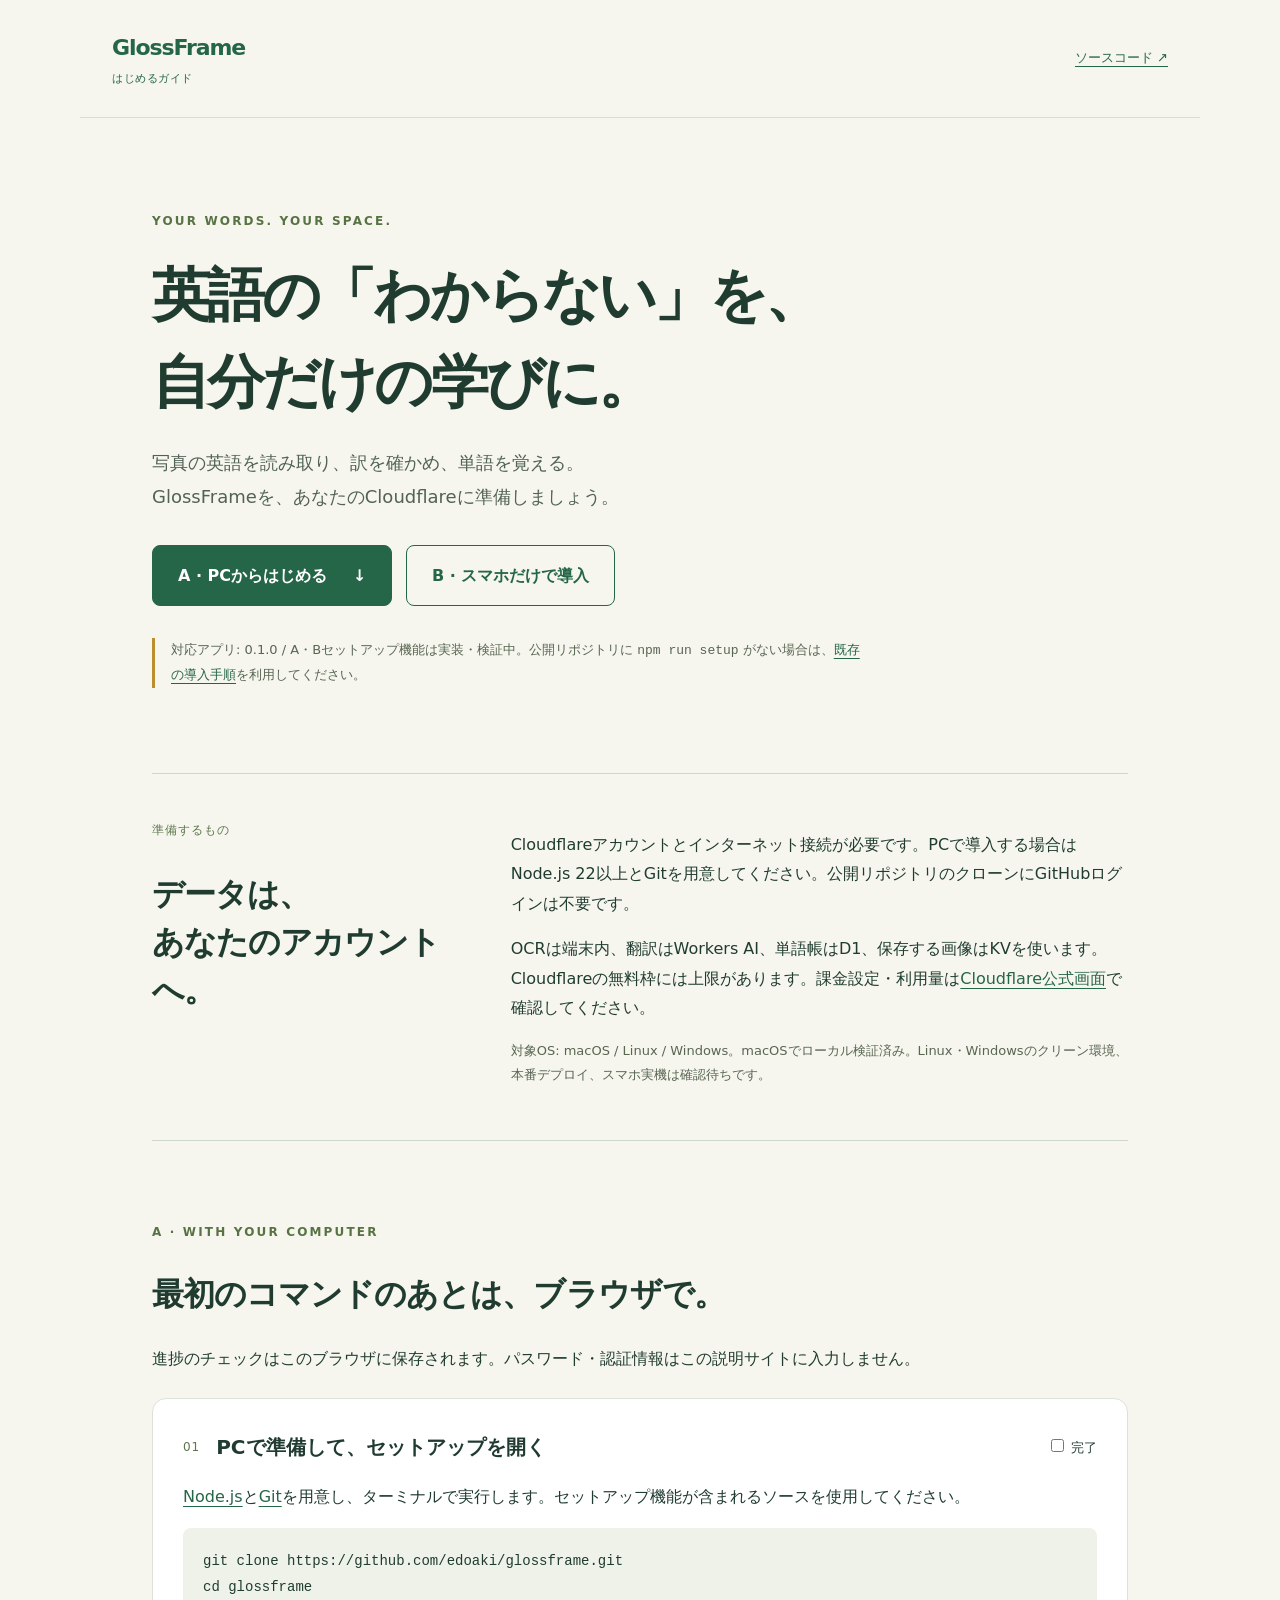
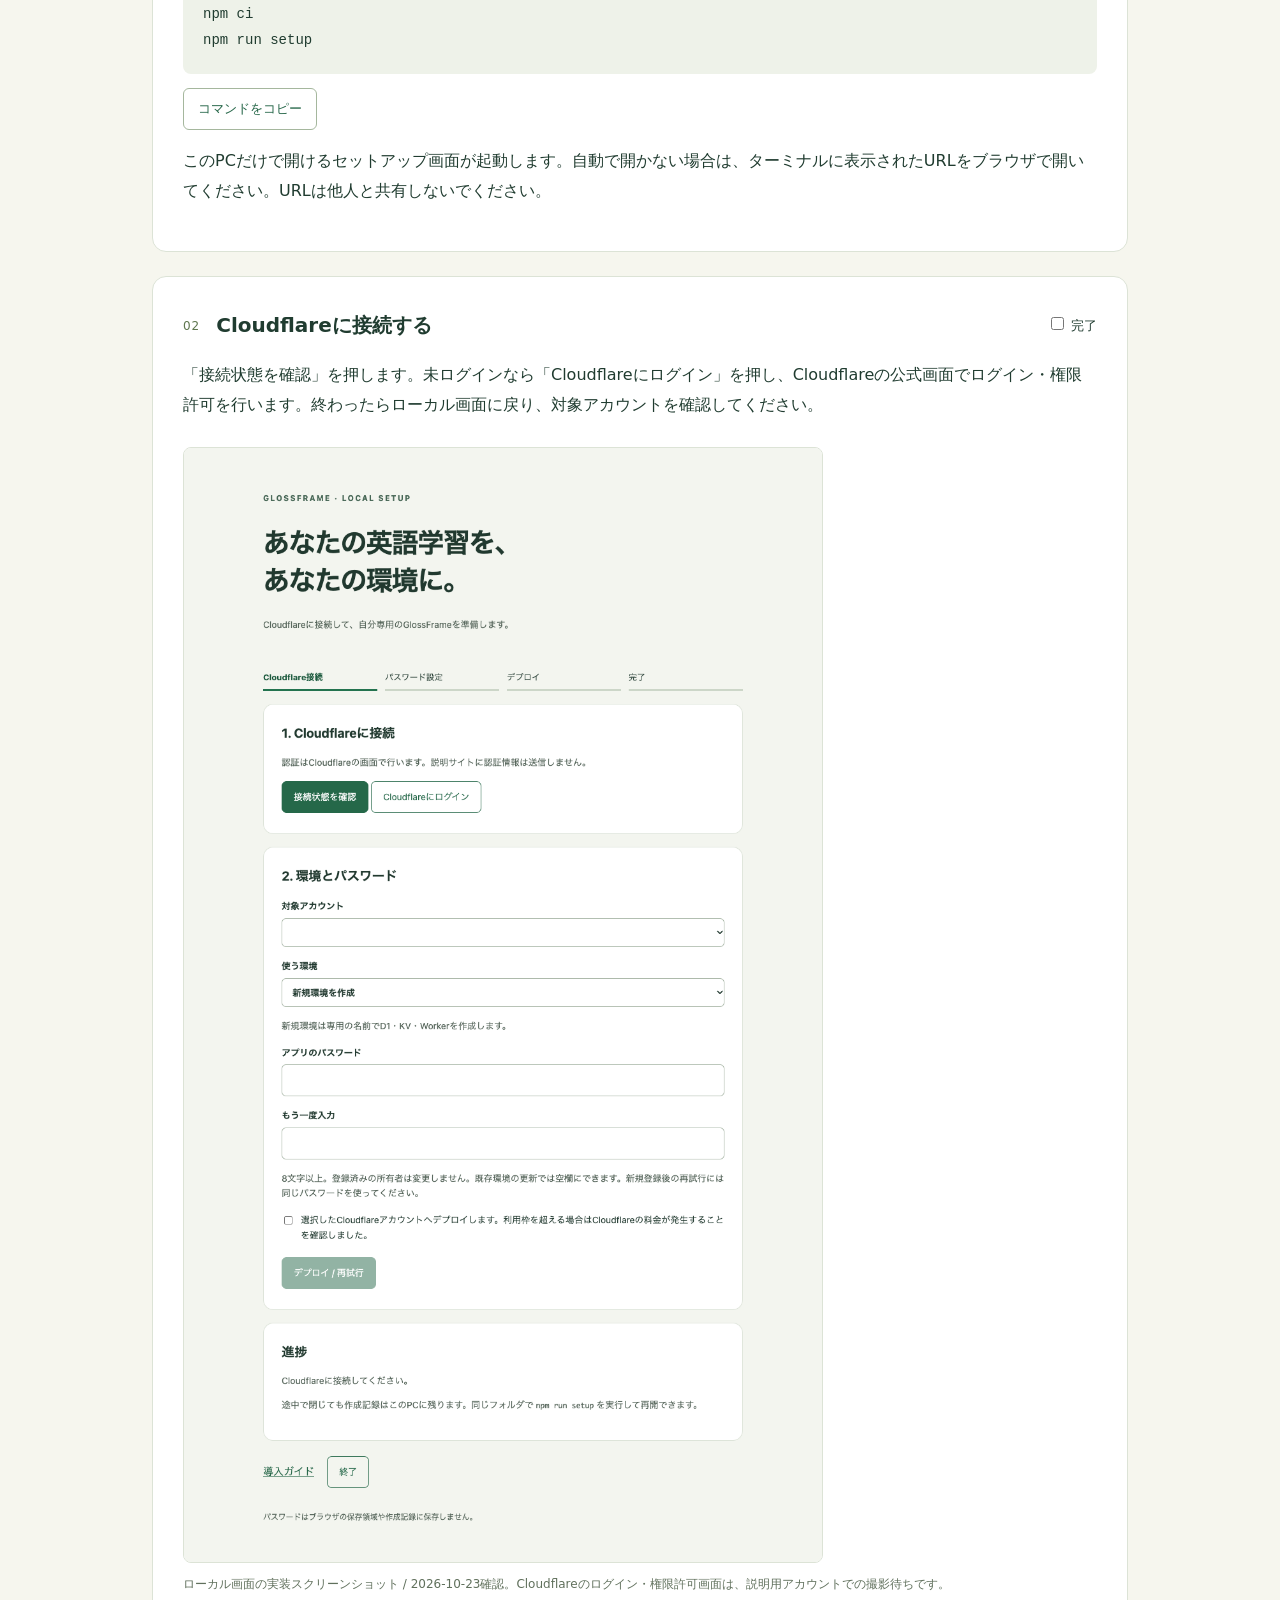
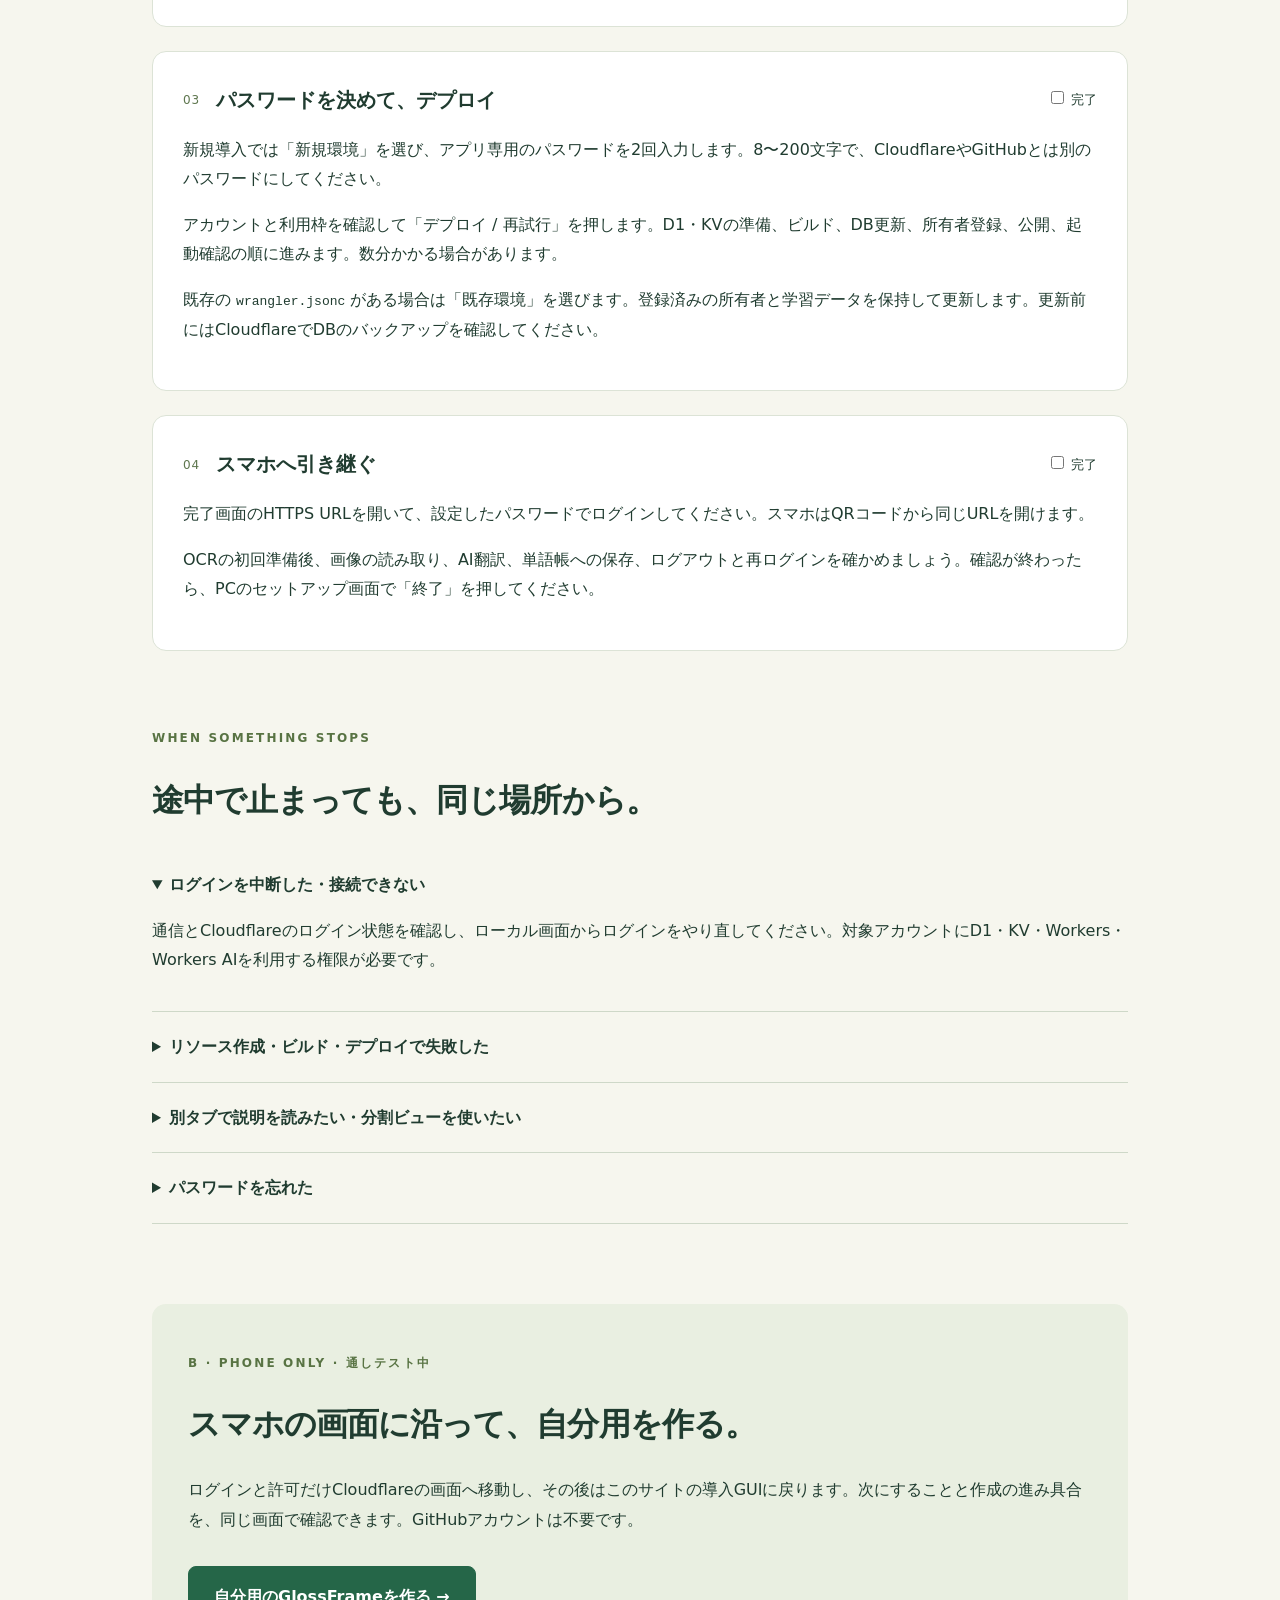
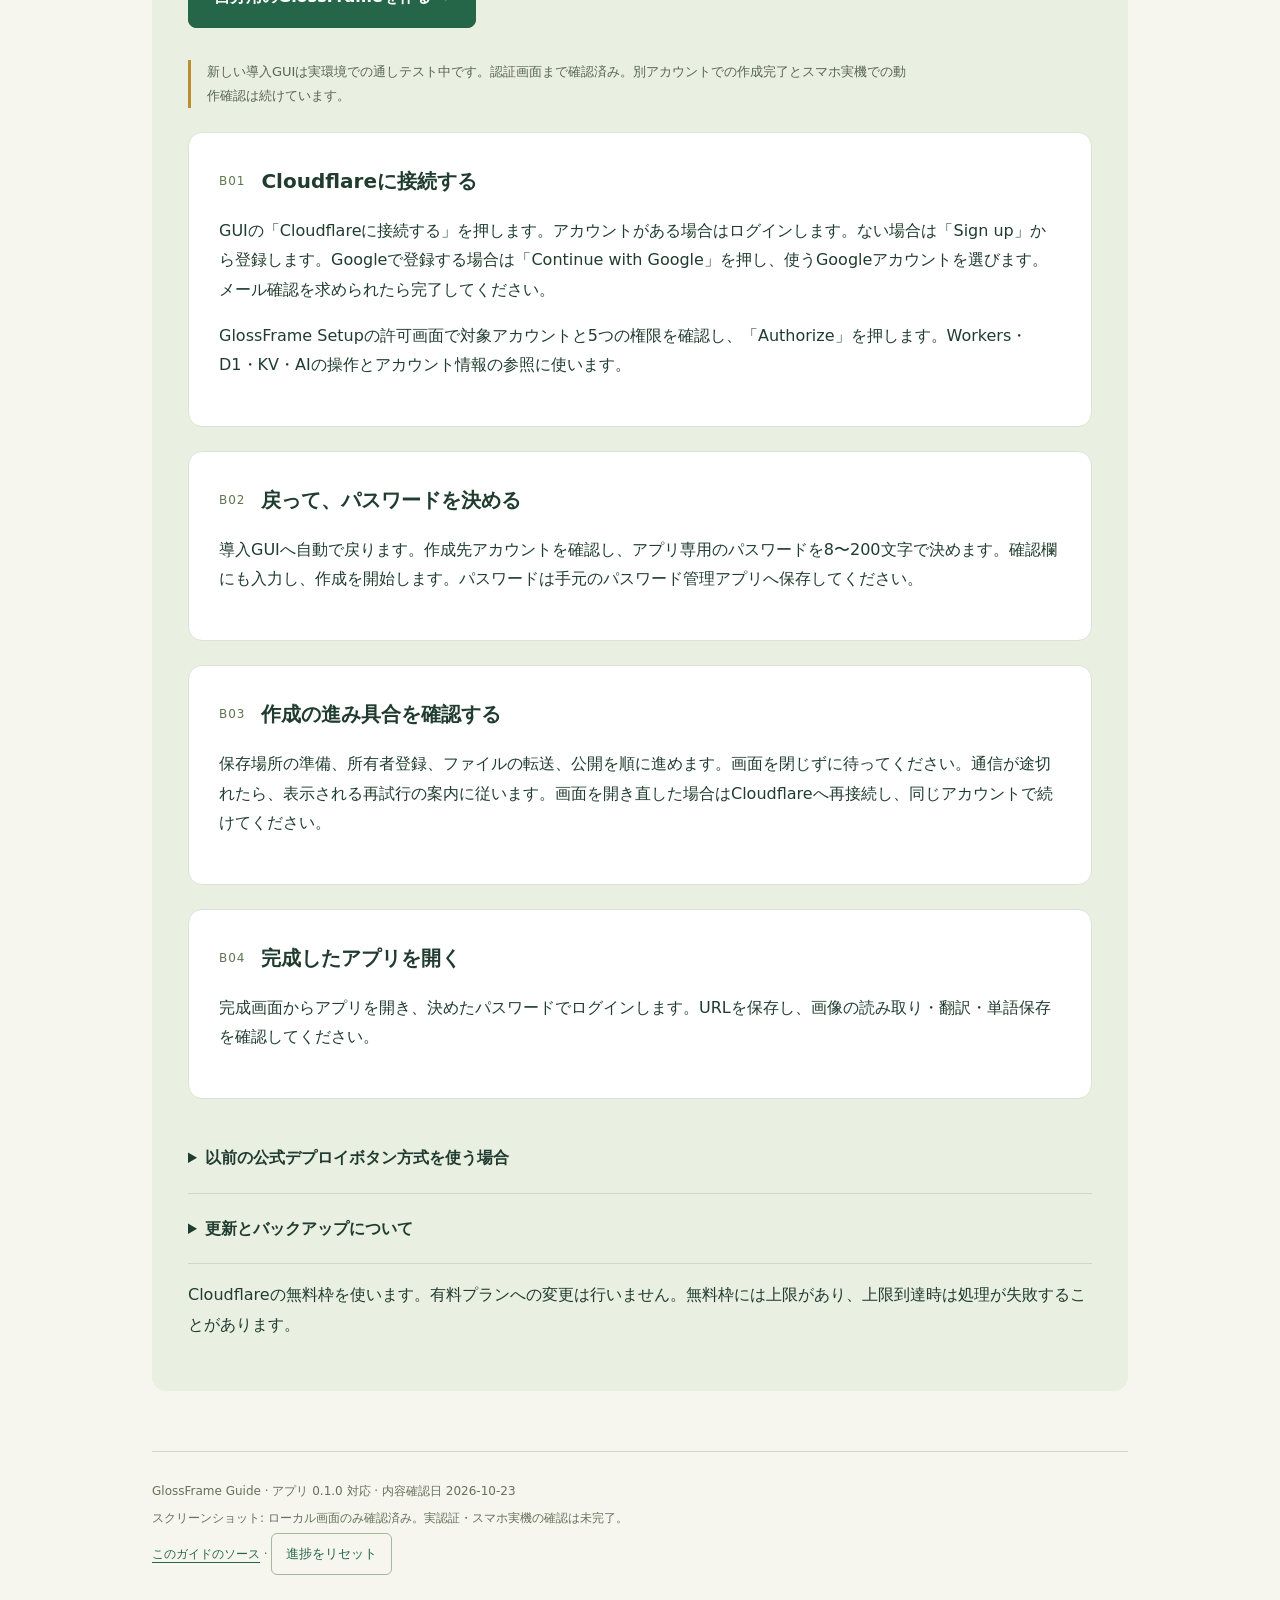
<file: index.html>
<!doctype html>
<html lang="ja"><head><meta charset="utf-8"><meta name="viewport" content="width=device-width,initial-scale=1"><meta name="description" content="GlossFrameを自分のCloudflare環境へ導入するためのガイド。PCからのセットアップ、再試行、スマホへの引き継ぎ。"><title>GlossFrame — はじめるガイド</title><link rel="stylesheet" href="style.css"><script defer src="guide.js"></script></head>
<body><header class="top"><a href="#" class="brand">GlossFrame<span>はじめるガイド</span></a><a href="https://github.com/edoaki/glossframe" target="_blank" rel="noreferrer">ソースコード ↗</a></header><main>
<div class="hero"><p class="eyebrow">YOUR WORDS. YOUR SPACE.</p><h1>英語の「わからない」を、<br>自分だけの学びに。</h1><p class="lead">写真の英語を読み取り、訳を確かめ、単語を覚える。<br>GlossFrameを、あなたのCloudflareに準備しましょう。</p><div class="paths"><a class="primary" href="#pc">A · PCからはじめる <span>↓</span></a><a class="secondary" href="#mobile">B · スマホだけで導入</a></div><p class="release">対応アプリ: 0.1.0 / A・Bセットアップ機能は実装・検証中。公開リポジトリに <code>npm run setup</code> がない場合は、<a href="https://github.com/edoaki/glossframe/blob/main/docs/DEPLOYMENT.md">既存の導入手順</a>を利用してください。</p></div>
<section class="intro"><div><span class="number">準備するもの</span><h2>データは、<br>あなたのアカウントへ。</h2></div><div><p>Cloudflareアカウントとインターネット接続が必要です。PCで導入する場合はNode.js 22以上とGitを用意してください。公開リポジトリのクローンにGitHubログインは不要です。</p><p>OCRは端末内、翻訳はWorkers AI、単語帳はD1、保存する画像はKVを使います。Cloudflareの無料枠には上限があります。課金設定・利用量は<a href="https://dash.cloudflare.com/" target="_blank" rel="noreferrer">Cloudflare公式画面</a>で確認してください。</p><p class="small">対象OS: macOS / Linux / Windows。macOSでローカル検証済み。Linux・Windowsのクリーン環境、本番デプロイ、スマホ実機は確認待ちです。</p></div></section>
<section id="pc"><p class="eyebrow">A · WITH YOUR COMPUTER</p><h2>最初のコマンドのあとは、ブラウザで。</h2><p>進捗のチェックはこのブラウザに保存されます。パスワード・認証情報はこの説明サイトに入力しません。</p>
<article class="step"><div class="step-title"><span class="number">01</span><h3>PCで準備して、セットアップを開く</h3><label><input type="checkbox" data-progress="prepare"> 完了</label></div><p><a href="https://nodejs.org/" target="_blank" rel="noreferrer">Node.js</a>と<a href="https://git-scm.com/" target="_blank" rel="noreferrer">Git</a>を用意し、ターミナルで実行します。セットアップ機能が含まれるソースを使用してください。</p><pre><code>git clone https://github.com/edoaki/glossframe.git
cd glossframe
npm ci
npm run setup</code></pre><button data-copy>コマンドをコピー</button><p>このPCだけで開けるセットアップ画面が起動します。自動で開かない場合は、ターミナルに表示されたURLをブラウザで開いてください。URLは他人と共有しないでください。</p></article>
<article class="step"><div class="step-title"><span class="number">02</span><h3>Cloudflareに接続する</h3><label><input type="checkbox" data-progress="connect"> 完了</label></div><p>「接続状態を確認」を押します。未ログインなら「Cloudflareにログイン」を押し、Cloudflareの公式画面でログイン・権限許可を行います。終わったらローカル画面に戻り、対象アカウントを確認してください。</p><figure><img src="assets/local-setup.png" alt="ローカルセットアップ画面。接続ボタン、対象アカウント、パスワードの入力欄。" loading="lazy"><figcaption>ローカル画面の実装スクリーンショット / 2026-10-23確認。Cloudflareのログイン・権限許可画面は、説明用アカウントでの撮影待ちです。</figcaption></figure></article>
<article class="step"><div class="step-title"><span class="number">03</span><h3>パスワードを決めて、デプロイ</h3><label><input type="checkbox" data-progress="deploy"> 完了</label></div><p>新規導入では「新規環境」を選び、アプリ専用のパスワードを2回入力します。8〜200文字で、CloudflareやGitHubとは別のパスワードにしてください。</p><p>アカウントと利用枠を確認して「デプロイ / 再試行」を押します。D1・KVの準備、ビルド、DB更新、所有者登録、公開、起動確認の順に進みます。数分かかる場合があります。</p><p>既存の <code>wrangler.jsonc</code> がある場合は「既存環境」を選びます。登録済みの所有者と学習データを保持して更新します。更新前にはCloudflareでDBのバックアップを確認してください。</p></article>
<article class="step"><div class="step-title"><span class="number">04</span><h3>スマホへ引き継ぐ</h3><label><input type="checkbox" data-progress="open"> 完了</label></div><p>完了画面のHTTPS URLを開いて、設定したパスワードでログインしてください。スマホはQRコードから同じURLを開けます。</p><p>OCRの初回準備後、画像の読み取り、AI翻訳、単語帳への保存、ログアウトと再ログインを確かめましょう。確認が終わったら、PCのセットアップ画面で「終了」を押してください。</p></article>
</section>
<section class="help" id="retry"><p class="eyebrow">WHEN SOMETHING STOPS</p><h2>途中で止まっても、同じ場所から。</h2><details open><summary>ログインを中断した・接続できない</summary><p>通信とCloudflareのログイン状態を確認し、ローカル画面からログインをやり直してください。対象アカウントにD1・KV・Workers・Workers AIを利用する権限が必要です。</p></details><details><summary>リソース作成・ビルド・デプロイで失敗した</summary><p>失敗した段階を画面で確認し、接続・利用上限・権限を確認して「デプロイ / 再試行」を押します。作成済みリソースはPCの記録から再利用します。画面を閉じた場合は、同じフォルダで <code>npm run setup</code> を実行してください。</p><p><code>.local-work/setup/state.json</code> と <code>wrangler.jsonc</code> は削除しないでください。パスワードは保存しないので、再試行時に同じパスワードを入力します。登録済みなら再登録しません。</p></details><details><summary>別タブで説明を読みたい・分割ビューを使いたい</summary><p>PCのChromeではリンクを右クリックし「リンクを分割ビューで開く」を選べます。項目がない場合は別タブで開いてください。このサイトから分割ビューを自動起動することはありません。<a href="https://support.google.com/chrome/answer/16971124?hl=ja&amp;co=GENIE.Platform%3DDesktop" target="_blank" rel="noreferrer">Chrome公式の操作説明</a></p></details><details><summary>パスワードを忘れた</summary><p>Cloudflare管理権限のあるPCで、アプリのフォルダから <code>npm run password:reset</code> を実行します。学習データは保持し、既存セッションを失効させます。</p></details></section>
<section id="mobile" class="mobile"><p class="eyebrow">B · PHONE ONLY · 通しテスト中</p><h2>スマホの画面に沿って、自分用を作る。</h2><p>ログインと許可だけCloudflareの画面へ移動し、その後はこのサイトの導入GUIに戻ります。次にすることと作成の進み具合を、同じ画面で確認できます。GitHubアカウントは不要です。</p>
<div class="paths"><a class="primary" href="mobile.html">自分用のGlossFrameを作る →</a></div>
<p class="release">新しい導入GUIは実環境での通しテスト中です。認証画面まで確認済み。別アカウントでの作成完了とスマホ実機での動作確認は続けています。</p>
<article class="step"><div class="step-title"><span class="number">B01</span><h3>Cloudflareに接続する</h3></div><p>GUIの「Cloudflareに接続する」を押します。アカウントがある場合はログインします。ない場合は「Sign up」から登録します。Googleで登録する場合は「Continue with Google」を押し、使うGoogleアカウントを選びます。メール確認を求められたら完了してください。</p><p>GlossFrame Setupの許可画面で対象アカウントと5つの権限を確認し、「Authorize」を押します。Workers・D1・KV・AIの操作とアカウント情報の参照に使います。</p></article>
<article class="step"><div class="step-title"><span class="number">B02</span><h3>戻って、パスワードを決める</h3></div><p>導入GUIへ自動で戻ります。作成先アカウントを確認し、アプリ専用のパスワードを8〜200文字で決めます。確認欄にも入力し、作成を開始します。パスワードは手元のパスワード管理アプリへ保存してください。</p></article>
<article class="step"><div class="step-title"><span class="number">B03</span><h3>作成の進み具合を確認する</h3></div><p>保存場所の準備、所有者登録、ファイルの転送、公開を順に進めます。画面を閉じずに待ってください。通信が途切れたら、表示される再試行の案内に従います。画面を開き直した場合はCloudflareへ再接続し、同じアカウントで続けてください。</p></article>
<article class="step"><div class="step-title"><span class="number">B04</span><h3>完成したアプリを開く</h3></div><p>完成画面からアプリを開き、決めたパスワードでログインします。URLを保存し、画像の読み取り・翻訳・単語保存を確認してください。</p></article>
<details><summary>以前の公式デプロイボタン方式を使う場合</summary><p>GitHub連携が必要な方式の記録は、<a href="mobile-accounts.html">アカウントがある／ない場合の詳しい手順</a>に残しています。新しい導入GUIとは操作が異なります。</p></details>
<details><summary>更新とバックアップについて</summary><p>新しいGUIは初回作成向けです。この方式の更新GUIはまだ用意していません。学習データはアプリからバックアップJSONを保存し、画像は別途保管してください。</p></details>
<p>Cloudflareの無料枠を使います。有料プランへの変更は行いません。無料枠には上限があり、上限到達時は処理が失敗することがあります。</p></section>
<footer><p>GlossFrame Guide · アプリ 0.1.0 対応 · 内容確認日 2026-10-23</p><p>スクリーンショット: ローカル画面のみ確認済み。実認証・スマホ実機の確認は未完了。</p><a href="https://github.com/edoaki/glossframe-guide" target="_blank" rel="noreferrer">このガイドのソース</a> · <button id="reset">進捗をリセット</button></footer>
</main></body></html>
</file>
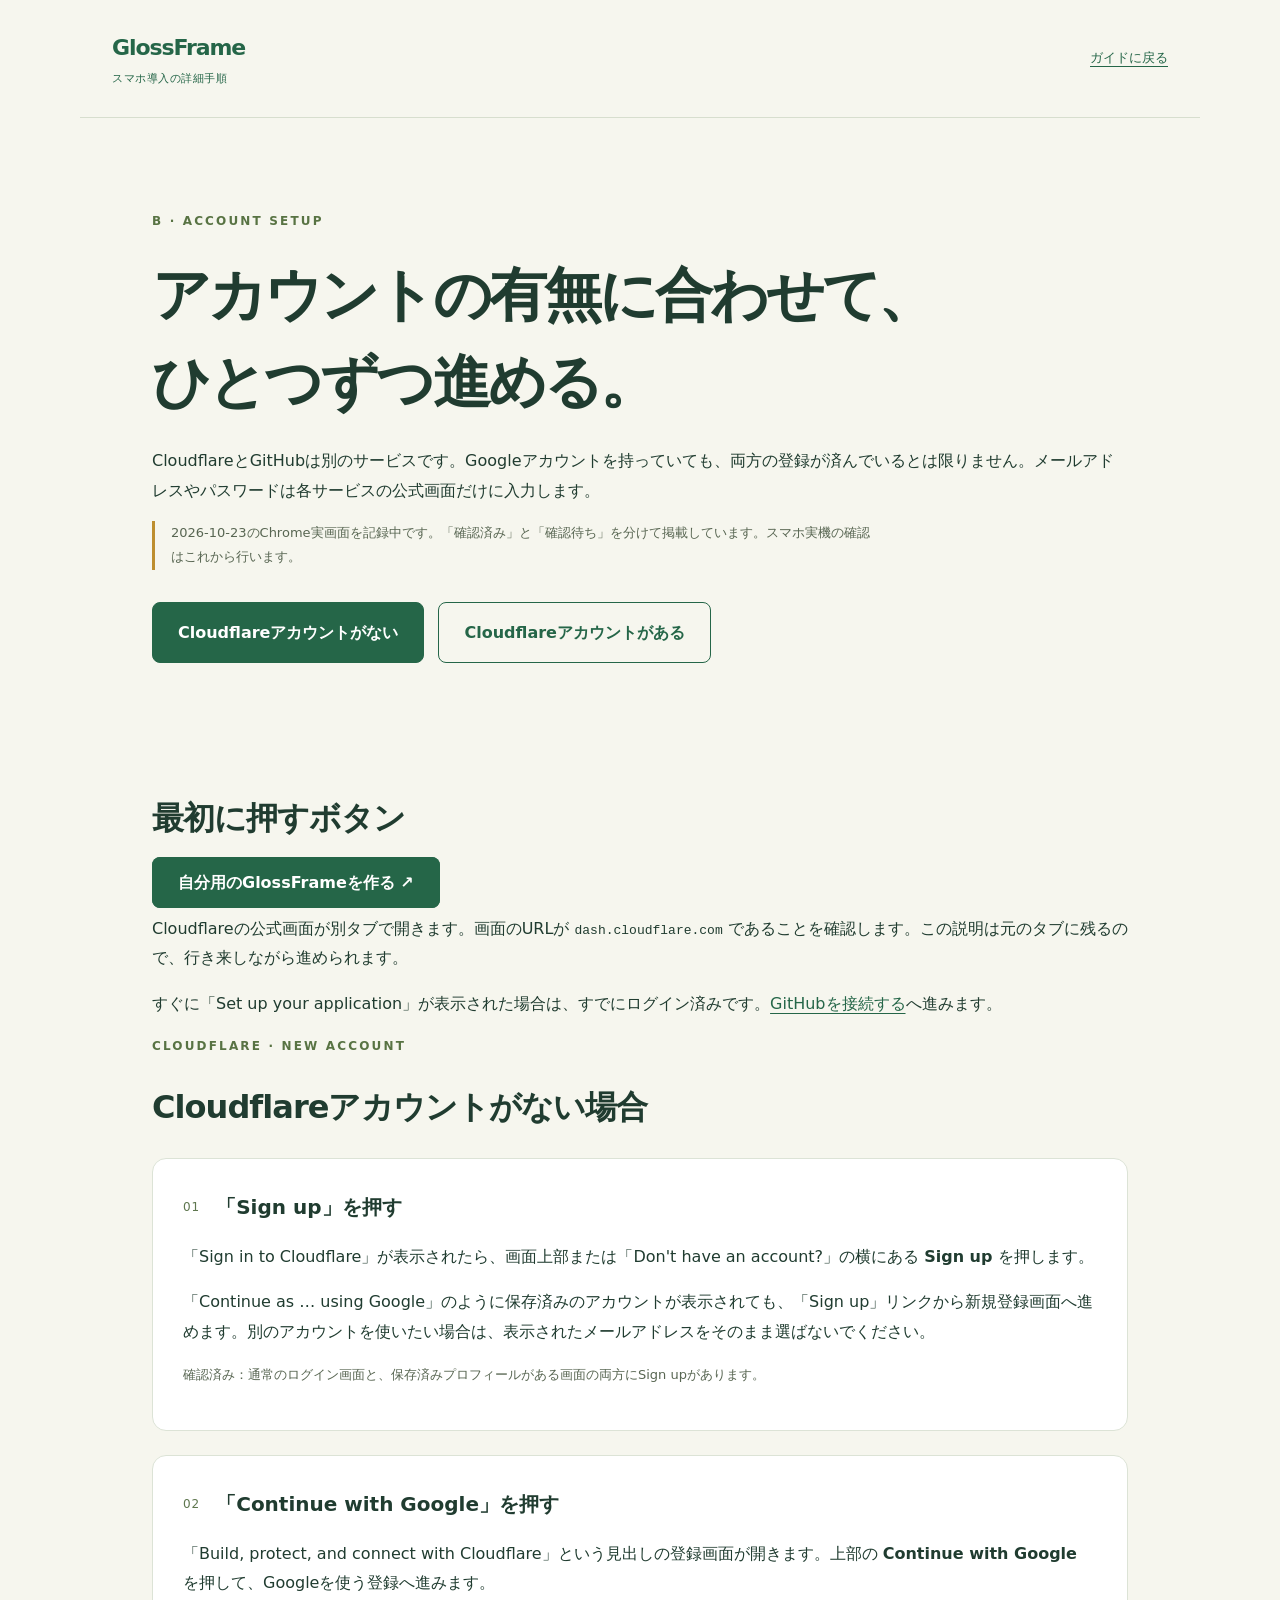
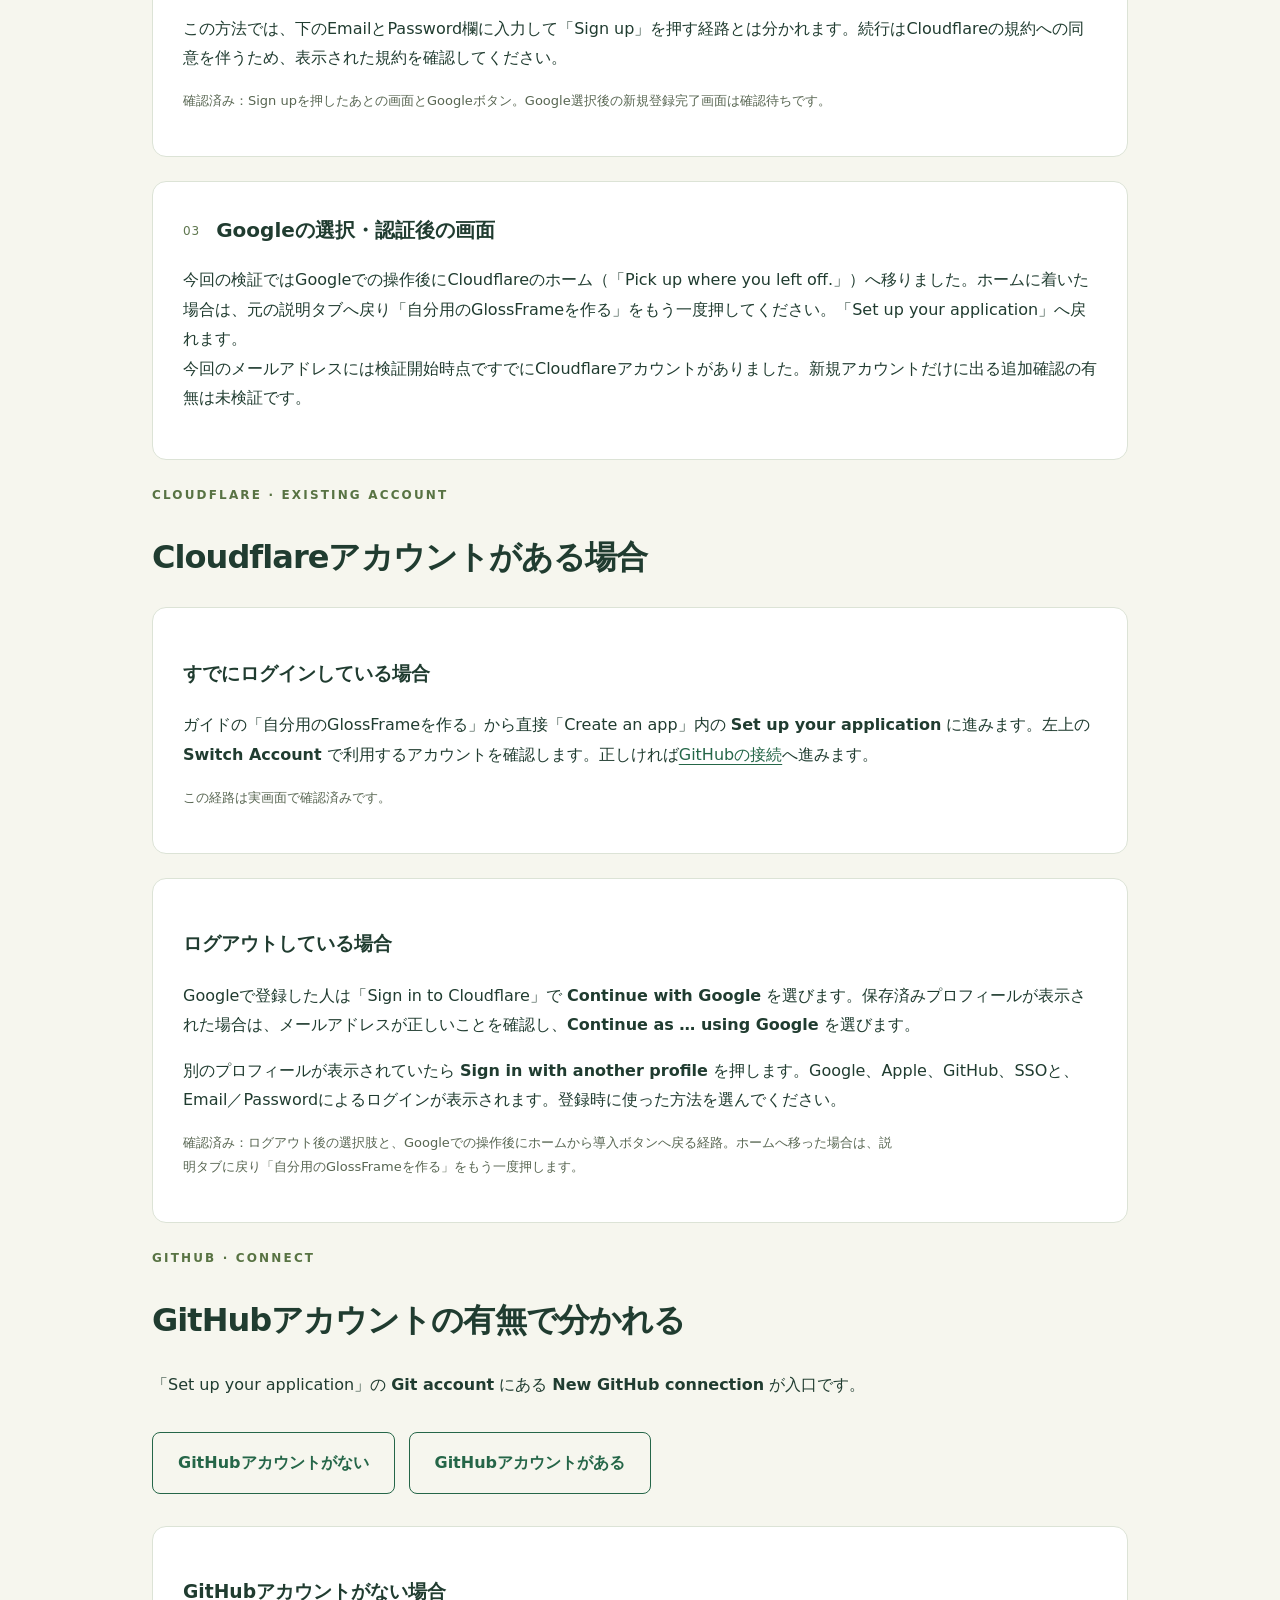
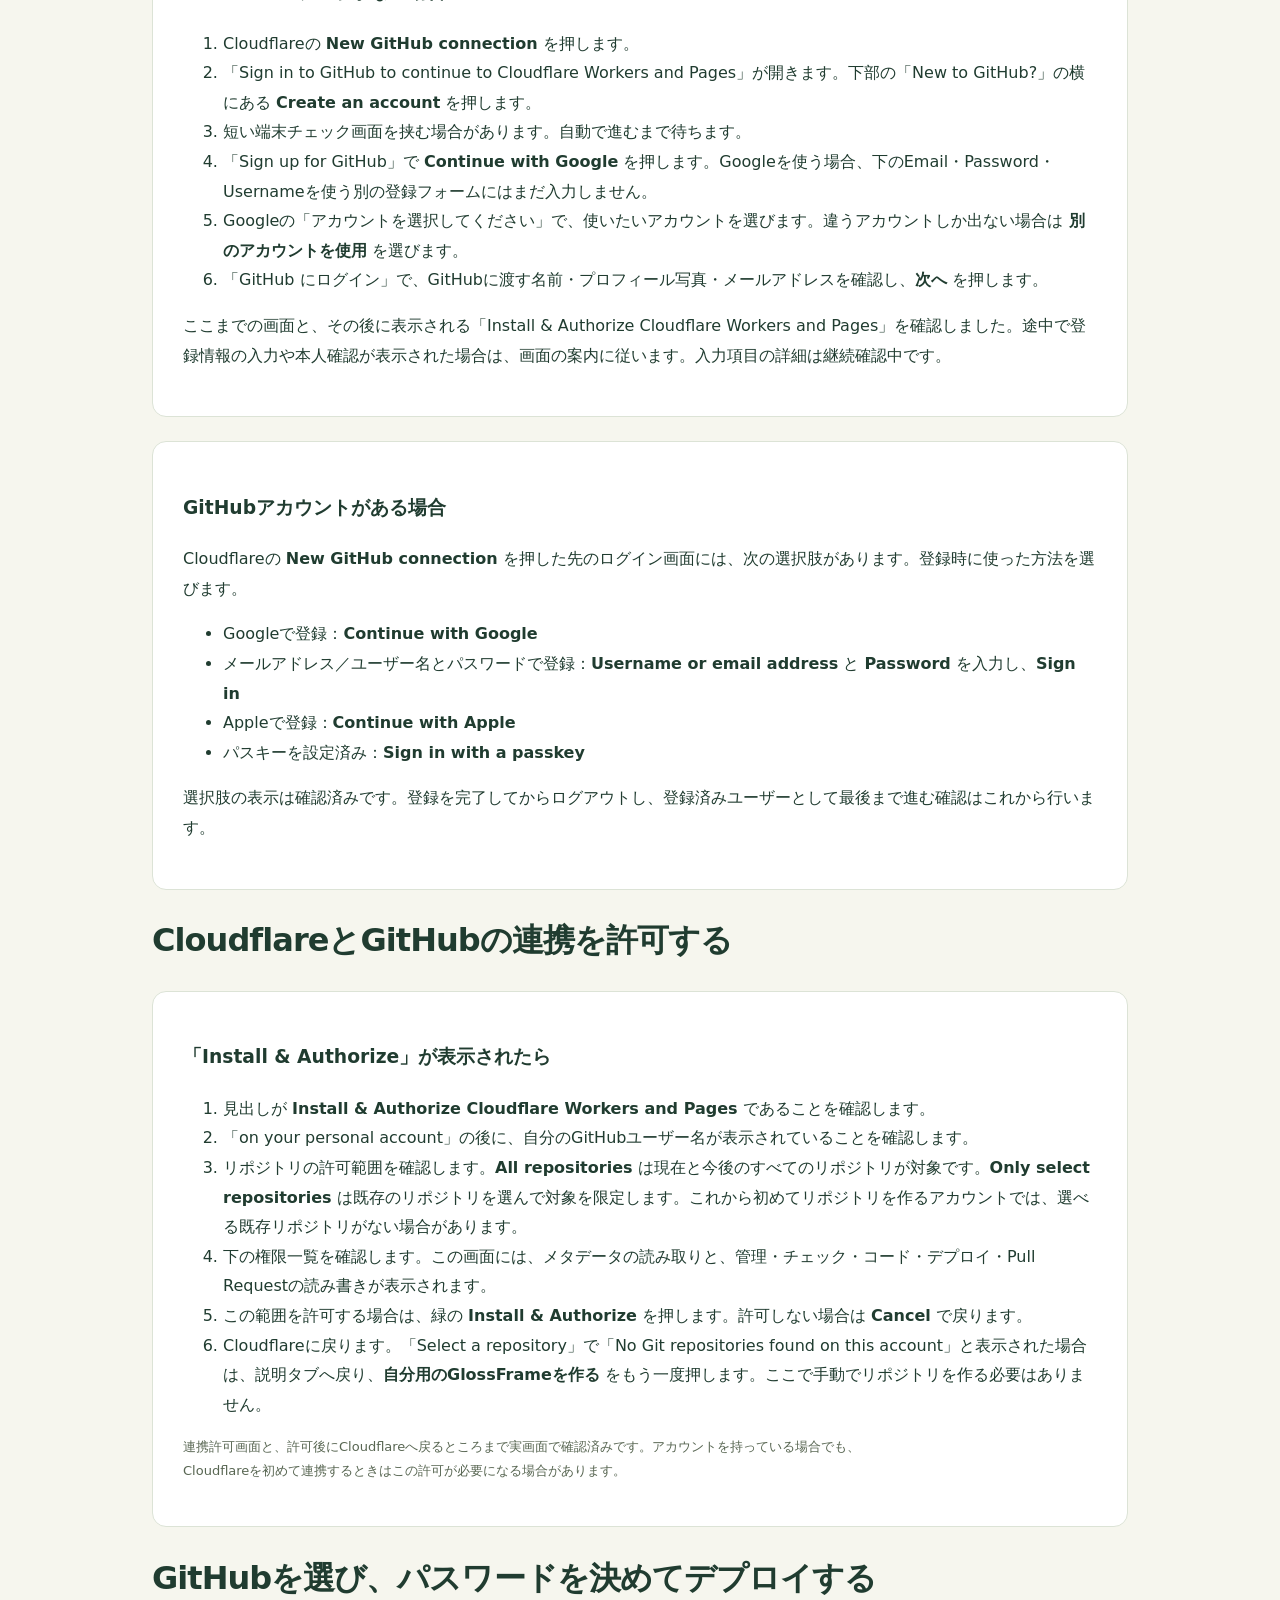
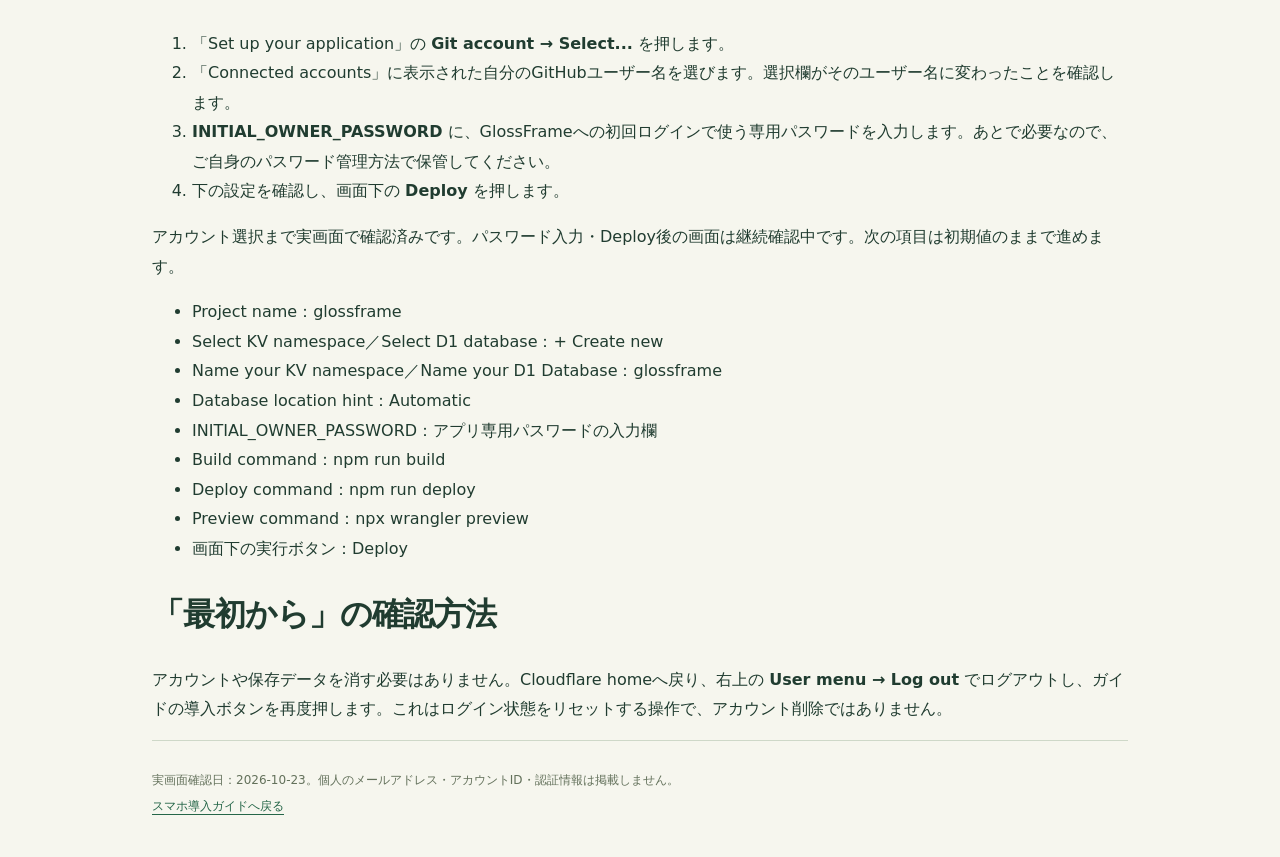
<file: mobile-accounts.html>
<!doctype html>
<html lang="ja"><head><meta charset="utf-8"><meta name="viewport" content="width=device-width,initial-scale=1"><title>アカウント別の導入手順 — GlossFrame</title><link rel="stylesheet" href="style.css"></head>
<body><header class="top"><a class="brand" href="index.html#mobile">GlossFrame<span>スマホ導入の詳細手順</span></a><a href="index.html#mobile">ガイドに戻る</a></header><main>
<div class="hero"><p class="eyebrow">B · ACCOUNT SETUP</p><h1>アカウントの有無に合わせて、<br>ひとつずつ進める。</h1><p>CloudflareとGitHubは別のサービスです。Googleアカウントを持っていても、両方の登録が済んでいるとは限りません。メールアドレスやパスワードは各サービスの公式画面だけに入力します。</p><p class="release">2026-10-23のChrome実画面を記録中です。「確認済み」と「確認待ち」を分けて掲載しています。スマホ実機の確認はこれから行います。</p><div class="paths"><a class="primary" href="#cloudflare-new">Cloudflareアカウントがない</a><a class="secondary" href="#cloudflare-existing">Cloudflareアカウントがある</a></div></div>
<section><h2>最初に押すボタン</h2><p><a class="primary" href="https://deploy.workers.cloudflare.com/?url=https://github.com/edoaki/glossframe/tree/mobile-setup-preview" target="_blank" rel="noreferrer">自分用のGlossFrameを作る ↗</a></p><p>Cloudflareの公式画面が別タブで開きます。画面のURLが <code>dash.cloudflare.com</code> であることを確認します。この説明は元のタブに残るので、行き来しながら進められます。</p><p>すぐに「Set up your application」が表示された場合は、すでにログイン済みです。<a href="#github">GitHubを接続する</a>へ進みます。</p></section>
<section id="cloudflare-new"><p class="eyebrow">CLOUDFLARE · NEW ACCOUNT</p><h2>Cloudflareアカウントがない場合</h2>
<article class="step"><div class="step-title"><span class="number">01</span><h3>「Sign up」を押す</h3></div><p>「Sign in to Cloudflare」が表示されたら、画面上部または「Don't have an account?」の横にある <strong>Sign up</strong> を押します。</p><p>「Continue as … using Google」のように保存済みのアカウントが表示されても、「Sign up」リンクから新規登録画面へ進めます。別のアカウントを使いたい場合は、表示されたメールアドレスをそのまま選ばないでください。</p><p class="small">確認済み：通常のログイン画面と、保存済みプロフィールがある画面の両方にSign upがあります。</p></article>
<article class="step"><div class="step-title"><span class="number">02</span><h3>「Continue with Google」を押す</h3></div><p>「Build, protect, and connect with Cloudflare」という見出しの登録画面が開きます。上部の <strong>Continue with Google</strong> を押して、Googleを使う登録へ進みます。</p><p>この方法では、下のEmailとPassword欄に入力して「Sign up」を押す経路とは分かれます。続行はCloudflareの規約への同意を伴うため、表示された規約を確認してください。</p><p class="small">確認済み：Sign upを押したあとの画面とGoogleボタン。Google選択後の新規登録完了画面は確認待ちです。</p></article>
<article class="step"><div class="step-title"><span class="number">03</span><h3>Googleの選択・認証後の画面</h3></div><p>今回の検証ではGoogleでの操作後にCloudflareのホーム（「Pick up where you left off.」）へ移りました。ホームに着いた場合は、元の説明タブへ戻り「自分用のGlossFrameを作る」をもう一度押してください。「Set up your application」へ戻れます。<br>今回のメールアドレスには検証開始時点ですでにCloudflareアカウントがありました。新規アカウントだけに出る追加確認の有無は未検証です。</p></article></section>
<section id="cloudflare-existing"><p class="eyebrow">CLOUDFLARE · EXISTING ACCOUNT</p><h2>Cloudflareアカウントがある場合</h2>
<article class="step"><h3>すでにログインしている場合</h3><p>ガイドの「自分用のGlossFrameを作る」から直接「Create an app」内の <strong>Set up your application</strong> に進みます。左上の <strong>Switch Account</strong> で利用するアカウントを確認します。正しければ<a href="#github">GitHubの接続</a>へ進みます。</p><p class="small">この経路は実画面で確認済みです。</p></article>
<article class="step"><h3>ログアウトしている場合</h3><p>Googleで登録した人は「Sign in to Cloudflare」で <strong>Continue with Google</strong> を選びます。保存済みプロフィールが表示された場合は、メールアドレスが正しいことを確認し、<strong>Continue as … using Google</strong> を選びます。</p><p>別のプロフィールが表示されていたら <strong>Sign in with another profile</strong> を押します。Google、Apple、GitHub、SSOと、Email／Passwordによるログインが表示されます。登録時に使った方法を選んでください。</p><p class="small">確認済み：ログアウト後の選択肢と、Googleでの操作後にホームから導入ボタンへ戻る経路。ホームへ移った場合は、説明タブに戻り「自分用のGlossFrameを作る」をもう一度押します。</p></article></section>
<section id="github"><p class="eyebrow">GITHUB · CONNECT</p><h2>GitHubアカウントの有無で分かれる</h2><p>「Set up your application」の <strong>Git account</strong> にある <strong>New GitHub connection</strong> が入口です。</p><div class="paths"><a class="secondary" href="#github-new">GitHubアカウントがない</a><a class="secondary" href="#github-existing">GitHubアカウントがある</a></div><article class="step" id="github-new"><h3>GitHubアカウントがない場合</h3><ol><li>Cloudflareの <strong>New GitHub connection</strong> を押します。</li><li>「Sign in to GitHub to continue to Cloudflare Workers and Pages」が開きます。下部の「New to GitHub?」の横にある <strong>Create an account</strong> を押します。</li><li>短い端末チェック画面を挟む場合があります。自動で進むまで待ちます。</li><li>「Sign up for GitHub」で <strong>Continue with Google</strong> を押します。Googleを使う場合、下のEmail・Password・Usernameを使う別の登録フォームにはまだ入力しません。</li><li>Googleの「アカウントを選択してください」で、使いたいアカウントを選びます。違うアカウントしか出ない場合は <strong>別のアカウントを使用</strong> を選びます。</li><li>「GitHub にログイン」で、GitHubに渡す名前・プロフィール写真・メールアドレスを確認し、<strong>次へ</strong> を押します。</li></ol><p>ここまでの画面と、その後に表示される「Install & Authorize Cloudflare Workers and Pages」を確認しました。途中で登録情報の入力や本人確認が表示された場合は、画面の案内に従います。入力項目の詳細は継続確認中です。</p></article><article class="step" id="github-existing"><h3>GitHubアカウントがある場合</h3><p>Cloudflareの <strong>New GitHub connection</strong> を押した先のログイン画面には、次の選択肢があります。登録時に使った方法を選びます。</p><ul><li>Googleで登録：<strong>Continue with Google</strong></li><li>メールアドレス／ユーザー名とパスワードで登録：<strong>Username or email address</strong> と <strong>Password</strong> を入力し、<strong>Sign in</strong></li><li>Appleで登録：<strong>Continue with Apple</strong></li><li>パスキーを設定済み：<strong>Sign in with a passkey</strong></li></ul><p>選択肢の表示は確認済みです。登録を完了してからログアウトし、登録済みユーザーとして最後まで進む確認はこれから行います。</p></article></section>
<section id="github-authorize"><h2>CloudflareとGitHubの連携を許可する</h2><article class="step"><h3>「Install &amp; Authorize」が表示されたら</h3><ol><li>見出しが <strong>Install &amp; Authorize Cloudflare Workers and Pages</strong> であることを確認します。</li><li>「on your personal account」の後に、自分のGitHubユーザー名が表示されていることを確認します。</li><li>リポジトリの許可範囲を確認します。<strong>All repositories</strong> は現在と今後のすべてのリポジトリが対象です。<strong>Only select repositories</strong> は既存のリポジトリを選んで対象を限定します。これから初めてリポジトリを作るアカウントでは、選べる既存リポジトリがない場合があります。</li><li>下の権限一覧を確認します。この画面には、メタデータの読み取りと、管理・チェック・コード・デプロイ・Pull Requestの読み書きが表示されます。</li><li>この範囲を許可する場合は、緑の <strong>Install &amp; Authorize</strong> を押します。許可しない場合は <strong>Cancel</strong> で戻ります。</li><li>Cloudflareに戻ります。「Select a repository」で「No Git repositories found on this account」と表示された場合は、説明タブへ戻り、<strong>自分用のGlossFrameを作る</strong> をもう一度押します。ここで手動でリポジトリを作る必要はありません。</li></ol><p class="small">連携許可画面と、許可後にCloudflareへ戻るところまで実画面で確認済みです。アカウントを持っている場合でも、Cloudflareを初めて連携するときはこの許可が必要になる場合があります。</p></article></section><section><h2>GitHubを選び、パスワードを決めてデプロイする</h2><ol><li>「Set up your application」の <strong>Git account → Select...</strong> を押します。</li><li>「Connected accounts」に表示された自分のGitHubユーザー名を選びます。選択欄がそのユーザー名に変わったことを確認します。</li><li><strong>INITIAL_OWNER_PASSWORD</strong> に、GlossFrameへの初回ログインで使う専用パスワードを入力します。あとで必要なので、ご自身のパスワード管理方法で保管してください。</li><li>下の設定を確認し、画面下の <strong>Deploy</strong> を押します。</li></ol><p>アカウント選択まで実画面で確認済みです。パスワード入力・Deploy後の画面は継続確認中です。次の項目は初期値のままで進めます。</p><ul><li>Project name：glossframe</li><li>Select KV namespace／Select D1 database：+ Create new</li><li>Name your KV namespace／Name your D1 Database：glossframe</li><li>Database location hint：Automatic</li><li>INITIAL_OWNER_PASSWORD：アプリ専用パスワードの入力欄</li><li>Build command：npm run build</li><li>Deploy command：npm run deploy</li><li>Preview command：npx wrangler preview</li><li>画面下の実行ボタン：Deploy</li></ul></section>
<section><h2>「最初から」の確認方法</h2><p>アカウントや保存データを消す必要はありません。Cloudflare homeへ戻り、右上の <strong>User menu → Log out</strong> でログアウトし、ガイドの導入ボタンを再度押します。これはログイン状態をリセットする操作で、アカウント削除ではありません。</p></section>
<footer><p>実画面確認日：2026-10-23。個人のメールアドレス・アカウントID・認証情報は掲載しません。</p><a href="index.html#mobile">スマホ導入ガイドへ戻る</a></footer></main></body></html>
</file>
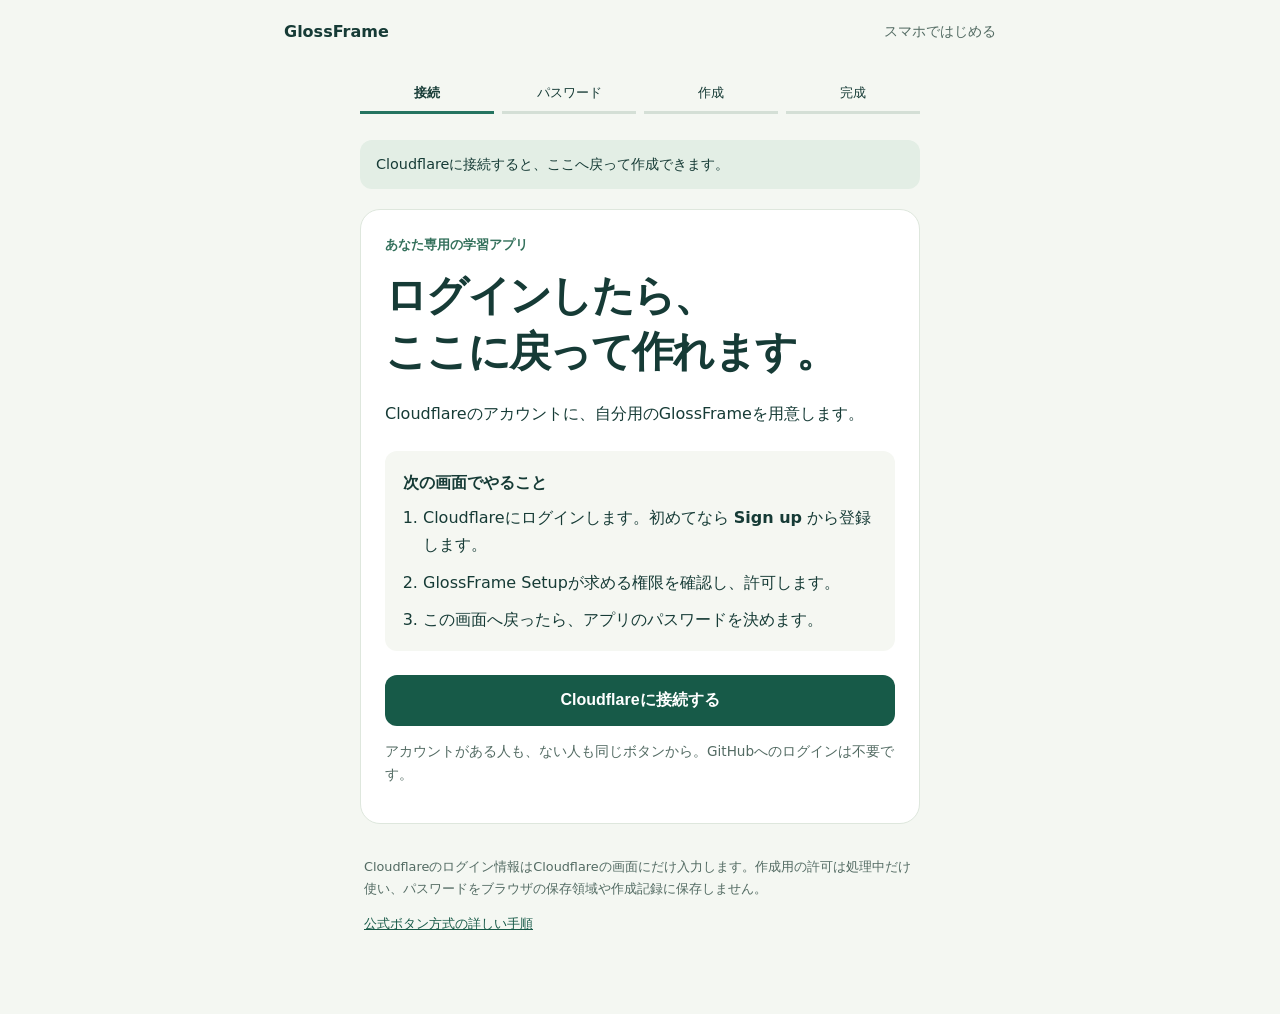
<file: mobile.html>
<!doctype html><html lang="ja"><head><meta charset="utf-8"><meta name="viewport" content="width=device-width,initial-scale=1"><meta name="referrer" content="no-referrer"><title>自分用のGlossFrameを作る</title><link rel="stylesheet" href="mobile.css"><script type="module" src="mobile.js?v=20261023-verify"></script></head><body><header><a href="./">GlossFrame</a><span>スマホではじめる</span></header><main><nav aria-label="進捗"><ol><li data-step="0">接続</li><li data-step="1">パスワード</li><li data-step="2">作成</li><li data-step="3">完成</li></ol></nav><p class="notice" id="notice" role="status">準備しています…</p><p id="error" role="alert" hidden></p>
<section id="connect"><p class="eyebrow">あなた専用の学習アプリ</p><h1>ログインしたら、<br>ここに戻って作れます。</h1><p>Cloudflareのアカウントに、自分用のGlossFrameを用意します。</p><div class="next"><strong>次の画面でやること</strong><ol><li>Cloudflareにログインします。初めてなら <b>Sign up</b> から登録します。</li><li>GlossFrame Setupが求める権限を確認し、許可します。</li><li>この画面へ戻ったら、アプリのパスワードを決めます。</li></ol></div><button id="login">Cloudflareに接続する</button><p class="small">アカウントがある人も、ない人も同じボタンから。GitHubへのログインは不要です。</p></section>
<section id="password-step" hidden><p class="eyebrow">ログインを確認しました</p><h1>アプリの鍵を<br>決めましょう。</h1><label>作成するアカウント<select id="account" required></select></label><p class="small">選んだアカウントにアプリと保存先を作ります。</p><form id="password-form"><label>アプリ専用のパスワード<input id="password" type="password" minlength="8" maxlength="200" autocomplete="new-password" required></label><label>もう一度入力<input id="confirm" type="password" minlength="8" maxlength="200" autocomplete="new-password" required></label><p class="small">8文字以上。Cloudflareとは別のパスワードを使い、手元に保管してください。再試行時も同じものを使います。</p><label class="check"><input id="consent" type="checkbox" required>このアカウントに作成します。Cloudflareの無料枠には上限があることを確認しました。</label><button type="submit">自分用のGlossFrameを作る</button></form><button id="resume" hidden>途中から再開する</button><button class="secondary" id="reconnect">接続し直す</button></section>
<section id="building" hidden><p class="eyebrow">このままお待ちください</p><h1>あなたのアプリを<br>準備しています。</h1><progress id="progress" max="5" value="0" aria-label="作成の進捗"></progress><p id="stage" aria-live="polite"></p><p class="small">このタブを開いたままにしてください。通信が切れた場合も、同じブラウザで接続し直して再開できます。</p><button id="retry" hidden>もう一度確認する</button></section>
<section id="complete" hidden><p class="eyebrow">準備ができました</p><h1>さっそく、<br>使ってみましょう。</h1><a class="button" id="open-app">GlossFrameを開く</a><p>先ほど決めたパスワードでログインしてください。</p><button class="secondary" id="copy-url">アプリのURLをコピー</button></section>
<footer><p>Cloudflareのログイン情報はCloudflareの画面にだけ入力します。作成用の許可は処理中だけ使い、パスワードをブラウザの保存領域や作成記録に保存しません。</p><a href="mobile-accounts.html">公式ボタン方式の詳しい手順</a></footer></main></body></html>
</file>
<file: style.css>
:root{font-family:system-ui,-apple-system,sans-serif;color:#203c30;background:#f6f6ee;line-height:1.85}*{box-sizing:border-box}body{margin:0}a{color:#256648;text-underline-offset:4px}a:focus-visible,button:focus-visible,input:focus-visible,summary:focus-visible{outline:3px solid #bd8e2f;outline-offset:5px}.top{max-width:1120px;margin:auto;display:flex;align-items:center;justify-content:space-between;padding:28px 32px;border-bottom:1px solid #d7dece;font-size:13px}.brand{font-size:22px;font-weight:800;text-decoration:none;letter-spacing:-.05em}.brand span{font-size:11px;font-weight:500;letter-spacing:.05em;display:block}main{max-width:1040px;margin:auto;padding:0 32px}.hero{padding:80px 0 72px}.eyebrow{font-size:12px;letter-spacing:.18em;font-weight:750;color:#587343}h1{font-size:clamp(32px,5.5vw,58px);line-height:1.5;letter-spacing:-.05em;margin:20px 0}h2{font-size:clamp(24px,3vw,32px);line-height:1.5;letter-spacing:-.03em}.lead{font-size:18px;color:#526256}.paths{display:flex;gap:14px;margin:32px 0;flex-wrap:wrap}.primary,.secondary{padding:15px 25px;border:1px solid #256648;border-radius:8px;text-decoration:none;font-weight:650}.primary{background:#256648;color:white}.primary span{padding-left:20px}.release,.small{font-size:13px;color:#586652;max-width:720px}.release{border-left:3px solid #bd8e2f;padding-left:16px}.intro{display:grid;grid-template-columns:1fr 2fr;gap:50px;border-top:1px solid #ced8c8;border-bottom:1px solid #ced8c8;padding:40px 0;margin-bottom:80px}.number{font-size:12px;letter-spacing:.08em;color:#5f774f}section{scroll-margin-top:24px}.step{background:#fff;border:1px solid #dce3d6;border-radius:14px;padding:30px;margin:24px 0}.step-title{display:flex;gap:16px;align-items:center;flex-wrap:wrap}.step-title h3{font-size:20px;margin:0;flex:1}.step-title label{font-size:13px;white-space:nowrap}input{accent-color:#256648}pre{padding:20px;background:#eef2e9;border-radius:8px;overflow-x:auto;font-size:14px;line-height:1.9}button{font:inherit;font-size:13px;background:none;border:1px solid #a5b79d;border-radius:6px;color:#256648;padding:8px 14px;cursor:pointer}figure{margin:28px 0 0}figure img{display:block;max-width:100%;width:640px;border:1px solid #dce3d6;border-radius:8px}figcaption{font-size:12px;color:#60705c;margin-top:10px}.help{padding:40px 0}details{border-bottom:1px solid #ced8c8;padding:20px 0}summary{font-weight:650;cursor:pointer}.mobile{background:#e9efe1;border-radius:14px;padding:36px;margin:40px 0 60px}footer{border-top:1px solid #ced8c8;padding:24px 0 40px;font-size:12px;color:#63715b}footer p{margin:4px 0}@media(max-width:600px){.top{padding:20px}.top>a:last-child{font-size:11px}main{padding:0 20px}.hero{padding:42px 0}.lead{font-size:16px}.intro{grid-template-columns:1fr;gap:0;margin-bottom:48px}.step{padding:22px}.step-title{gap:10px}.step-title h3{flex-basis:75%;font-size:18px}.step-title label{margin-left:auto}.mobile{padding:24px}}
</file>
<file: mobile.css>
:root{font-family:system-ui,-apple-system,sans-serif;color:#163b36;background:#f4f7f2;line-height:1.7}*{box-sizing:border-box}body{margin:0}header{max-width:760px;margin:auto;padding:18px 24px;display:flex;justify-content:space-between;align-items:center}header a{font-weight:800;text-decoration:none;color:inherit}header span,.small{font-size:.85rem;color:#536b63}main{max-width:600px;margin:auto;padding:0 20px 48px}nav{position:sticky;top:0;background:#f4f7f2f5;z-index:2;padding:12px 0}nav ol{display:flex;list-style:none;padding:0;margin:0;gap:8px}nav li{flex:1;font-size:.8rem;text-align:center;padding:7px 0;border-bottom:3px solid #d4dfd6}nav li[aria-current]{border-color:#247460;font-weight:bold}.notice{padding:12px 16px;background:#e3eee5;border-radius:12px;font-size:.9rem}h1{font-size:clamp(1.8rem,7vw,2.6rem);line-height:1.35;letter-spacing:-.04em;margin:12px 0 20px}section{background:white;padding:24px;border-radius:20px;border:1px solid #dee7dd;margin-top:20px}.eyebrow{color:#34715c;font-size:.8rem;font-weight:700;margin:0}.next{background:#f5f7f2;border-radius:12px;padding:18px;margin:24px 0}.next ol{padding-left:20px;margin:8px 0 0}.next li+li{margin-top:10px}button,.button{display:block;width:100%;padding:15px 18px;background:#175a48;color:white;border:0;border-radius:12px;font-size:1rem;font-weight:700;text-align:center;text-decoration:none;cursor:pointer;min-height:48px}button:disabled{opacity:.5;cursor:wait}.secondary{background:#edf2ed;color:#244e40;margin-top:14px}label{display:block;margin:18px 0 8px;font-weight:600}input:not([type=checkbox]),select{display:block;width:100%;font:inherit;padding:12px;margin-top:6px;border:1px solid #a5b9ad;border-radius:8px;color:inherit;background:white}.check{display:flex;gap:10px;font-size:.85rem;margin:24px 0}.check input{width:20px;min-width:20px}progress{width:100%;height:16px;accent-color:#247460}#error{background:#fff1ed;border:1px solid #d8a292;padding:14px;border-radius:10px;color:#78392c}footer{font-size:.8rem;color:#536b63;margin:32px 4px}a{color:#175a48}[hidden]{display:none!important}:focus-visible{outline:3px solid #e0a95e;outline-offset:3px}@media(max-width:360px){main{padding:0 12px 32px}section{padding:20px}}
</file>
